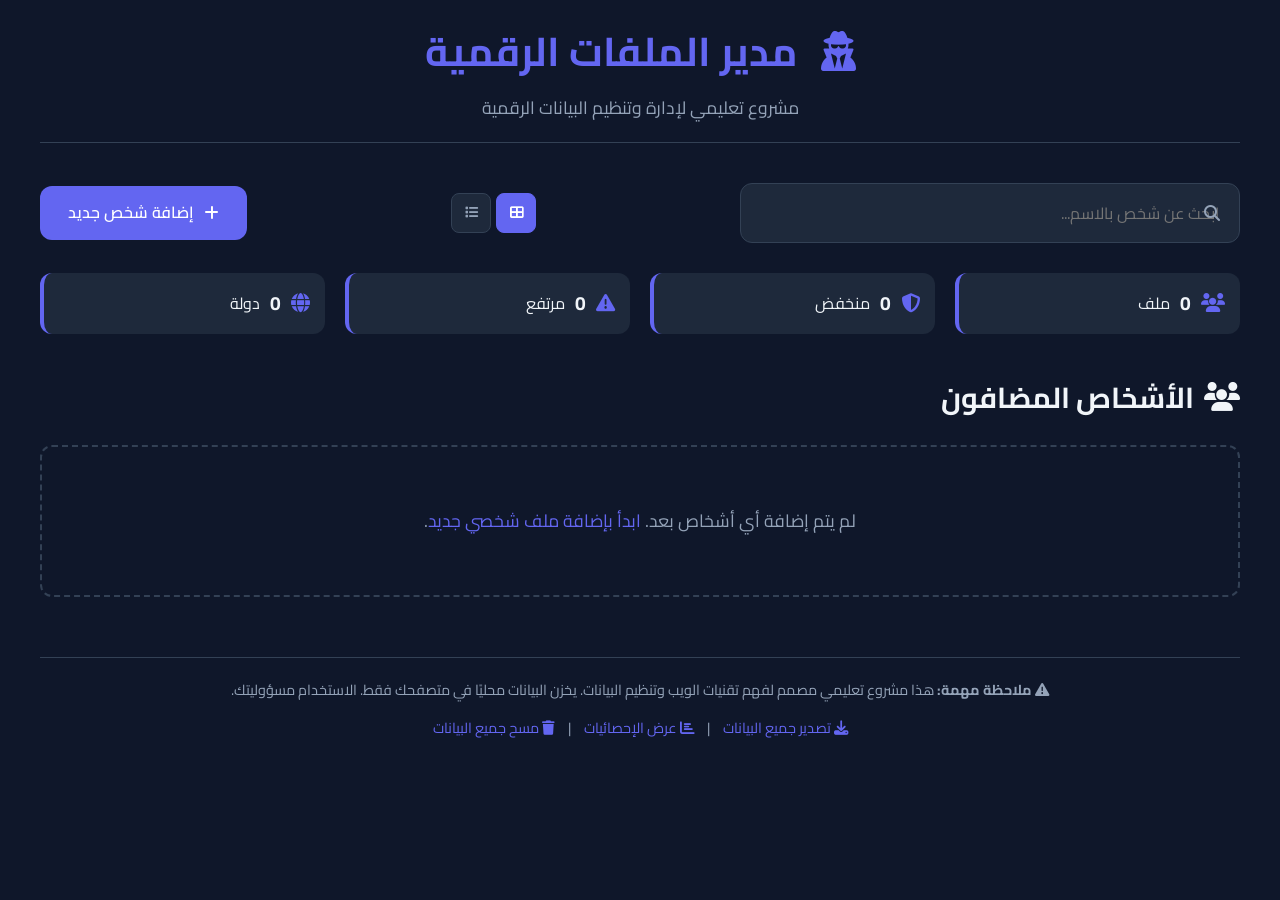
<file: index.html>
<!DOCTYPE html>
<html lang="ar" dir="rtl">
<head>
    <meta charset="UTF-8">
    <meta name="viewport" content="width=device-width, initial-scale=1.0">
    <title>مدير الملفات الرقمية</title>
    <link rel="stylesheet" href="style.css">
    <link rel="stylesheet" href="https://cdnjs.cloudflare.com/ajax/libs/font-awesome/6.4.0/css/all.min.css">
</head>
<body>
    <div class="container">
        <header>
            <h1><i class="fas fa-user-secret"></i> مدير الملفات الرقمية</h1>
            <p class="subtitle">مشروع تعليمي لإدارة وتنظيم البيانات الرقمية</p>
        </header>

        <main>
            <!-- شريط البحث والإضافة -->
            <div class="actions">
                <div class="search-box">
                    <i class="fas fa-search"></i>
                    <input type="text" id="searchInput" placeholder="ابحث عن شخص بالاسم...">
                </div>
                <div class="view-controls">
                    <button class="view-btn active" data-view="grid" title="عرض شبكة">
                        <i class="fas fa-th-large"></i>
                    </button>
                    <button class="view-btn" data-view="list" title="عرض قائمة">
                        <i class="fas fa-list"></i>
                    </button>
                </div>
                <a href="add.html" class="btn btn-primary">
                    <i class="fas fa-plus"></i> إضافة شخص جديد
                </a>
            </div>

            <!-- قسم الإحصائيات -->
            <div class="stats-bar">
                <div class="stat">
                    <i class="fas fa-users"></i>
                    <span id="totalProfiles">0</span> ملف
                </div>
                <div class="stat">
                    <i class="fas fa-shield-alt"></i>
                    <span id="lowRisk">0</span> منخفض
                </div>
                <div class="stat">
                    <i class="fas fa-exclamation-triangle"></i>
                    <span id="highRisk">0</span> مرتفع
                </div>
                <div class="stat">
                    <i class="fas fa-globe"></i>
                    <span id="countriesCount">0</span> دولة
                </div>
            </div>

            <!-- قائمة الأشخاص المحفوظين -->
            <section class="profiles-section">
                <h2><i class="fas fa-users"></i> الأشخاص المضافون</h2>
                <div id="profilesContainer" class="profiles-grid">
                    <!-- هنا تُعرض البطاقات ديناميكيًا عبر JavaScript -->
                </div>
                <p id="noProfilesMessage" class="empty-message" style="display: none;">
                    لم يتم إضافة أي أشخاص بعد. <a href="add.html">ابدأ بإضافة ملف شخصي جديد</a>.
                </p>
            </section>
        </main>

        <footer>
            <p>
                <strong><i class="fas fa-exclamation-triangle"></i> ملاحظة مهمة:</strong> 
                هذا مشروع تعليمي مصمم لفهم تقنيات الويب وتنظيم البيانات. 
                يخزن البيانات محليًا في متصفحك فقط. الاستخدام مسؤوليتك.
            </p>
            <p class="footer-links">
                <a href="#" id="exportAllData"><i class="fas fa-download"></i> تصدير جميع البيانات</a> | 
                <a href="#" id="showStats"><i class="fas fa-chart-bar"></i> عرض الإحصائيات</a> | 
                <a href="#" id="clearData"><i class="fas fa-trash"></i> مسح جميع البيانات</a>
            </p>
        </footer>
    </div>

    <!-- نافذة تأكيد الحذف -->
    <div id="deleteModal" class="modal" style="display: none;">
        <div class="modal-content">
            <h3><i class="fas fa-trash"></i> تأكيد الحذف</h3>
            <p id="deleteModalText">هل أنت متأكد من الحذف؟</p>
            <div class="modal-actions">
                <button id="confirmDeleteBtn" class="btn-danger">نعم، احذف</button>
                <button id="cancelDeleteBtn" class="btn-secondary">إلغاء</button>
            </div>
        </div>
    </div>

    <!-- نافذة الإحصائيات -->
    <div id="statsModal" class="modal" style="display: none;">
        <div class="modal-content" style="max-width: 600px;">
            <h3><i class="fas fa-chart-bar"></i> إحصائيات النظام</h3>
            <div id="statsContent" class="stats-content"></div>
            <div class="modal-actions">
                <button id="closeStatsBtn" class="btn-secondary">إغلاق</button>
            </div>
        </div>
    </div>

    <script src="script.js"></script>
    <script src="reports-module.js"></script>
    <script>
        // تهيئة إضافية للصفحة الرئيسية
        document.addEventListener('DOMContentLoaded', function() {
            // تحديث الإحصائيات
            updateStats();
            
            // أحداث الأزرار
            document.getElementById('exportAllData')?.addEventListener('click', function(e) {
                e.preventDefault();
                if (window.ReportManager) {
                    const rm = new ReportManager();
                    rm.exportAllProfiles('csv');
                } else {
                    alert('وحدة التقارير غير متوفرة');
                }
            });
            
            document.getElementById('showStats')?.addEventListener('click', function(e) {
                e.preventDefault();
                showStatsModal();
            });
            
            document.getElementById('clearData')?.addEventListener('click', function(e) {
                e.preventDefault();
                if (confirm('⚠️ هل أنت متأكد من مسح جميع البيانات؟ هذا الإجراء لا يمكن التراجع عنه.')) {
                    localStorage.clear();
                    alert('تم مسح جميع البيانات بنجاح');
                    location.reload();
                }
            });
            
            // أحداث أزرار العرض
            document.querySelectorAll('.view-btn').forEach(btn => {
                btn.addEventListener('click', function() {
                    document.querySelectorAll('.view-btn').forEach(b => b.classList.remove('active'));
                    this.classList.add('active');
                    const viewMode = this.getAttribute('data-view');
                    if (window.toggleViewMode) {
                        toggleViewMode(viewMode);
                    }
                });
            });
        });
        
        function updateStats() {
            if (window.ProfileManager) {
                const stats = ProfileManager.getStats();
                document.getElementById('totalProfiles').textContent = stats.total;
                document.getElementById('lowRisk').textContent = stats.byRiskLevel.low;
                document.getElementById('highRisk').textContent = stats.byRiskLevel.high;
                document.getElementById('countriesCount').textContent = Object.keys(stats.byCountry).length;
            }
        }
        
        function showStatsModal() {
            if (!window.ProfileManager) return;
            
            const stats = ProfileManager.getStats();
            const statsContent = document.getElementById('statsContent');
            const modal = document.getElementById('statsModal');
            
            let html = `
                <div class="stats-grid">
                    <div class="stat-card">
                        <div class="stat-value">${stats.total}</div>
                        <div class="stat-label">إجمالي الملفات</div>
                    </div>
                    <div class="stat-card">
                        <div class="stat-value">${stats.withEmail}</div>
                        <div class="stat-label">بها بريد إلكتروني</div>
                    </div>
                    <div class="stat-card">
                        <div class="stat-value">${stats.withPhone}</div>
                        <div class="stat-label">بها رقم هاتف</div>
                    </div>
                    <div class="stat-card">
                        <div class="stat-value">${stats.withNotes}</div>
                        <div class="stat-label">بها ملاحظات</div>
                    </div>
                </div>
                
                <div class="stats-section">
                    <h4><i class="fas fa-shield-alt"></i> توزيع مستويات المخاطرة</h4>
                    <div class="risk-distribution">
                        <div class="risk-bar low" style="width: ${(stats.byRiskLevel.low / stats.total * 100) || 0}%">
                            <span>منخفض: ${stats.byRiskLevel.low}</span>
                        </div>
                        <div class="risk-bar medium" style="width: ${(stats.byRiskLevel.medium / stats.total * 100) || 0}%">
                            <span>متوسط: ${stats.byRiskLevel.medium}</span>
                        </div>
                        <div class="risk-bar high" style="width: ${(stats.byRiskLevel.high / stats.total * 100) || 0}%">
                            <span>مرتفع: ${stats.byRiskLevel.high}</span>
                        </div>
                    </div>
                </div>
            `;
            
            if (Object.keys(stats.byCountry).length > 0) {
                html += `
                    <div class="stats-section">
                        <h4><i class="fas fa-globe"></i> توزيع البلدان</h4>
                        <div class="countries-list">
                            ${Object.entries(stats.byCountry).map(([country, count]) => `
                                <div class="country-item">
                                    <span class="country-name">${country || 'غير محدد'}</span>
                                    <span class="country-count">${count}</span>
                                </div>
                            `).join('')}
                        </div>
                    </div>
                `;
            }
            
            statsContent.innerHTML = html;
            modal.style.display = 'flex';
            
            document.getElementById('closeStatsBtn').onclick = function() {
                modal.style.display = 'none';
            };
        }
    </script>
</body>
</html>
</file>
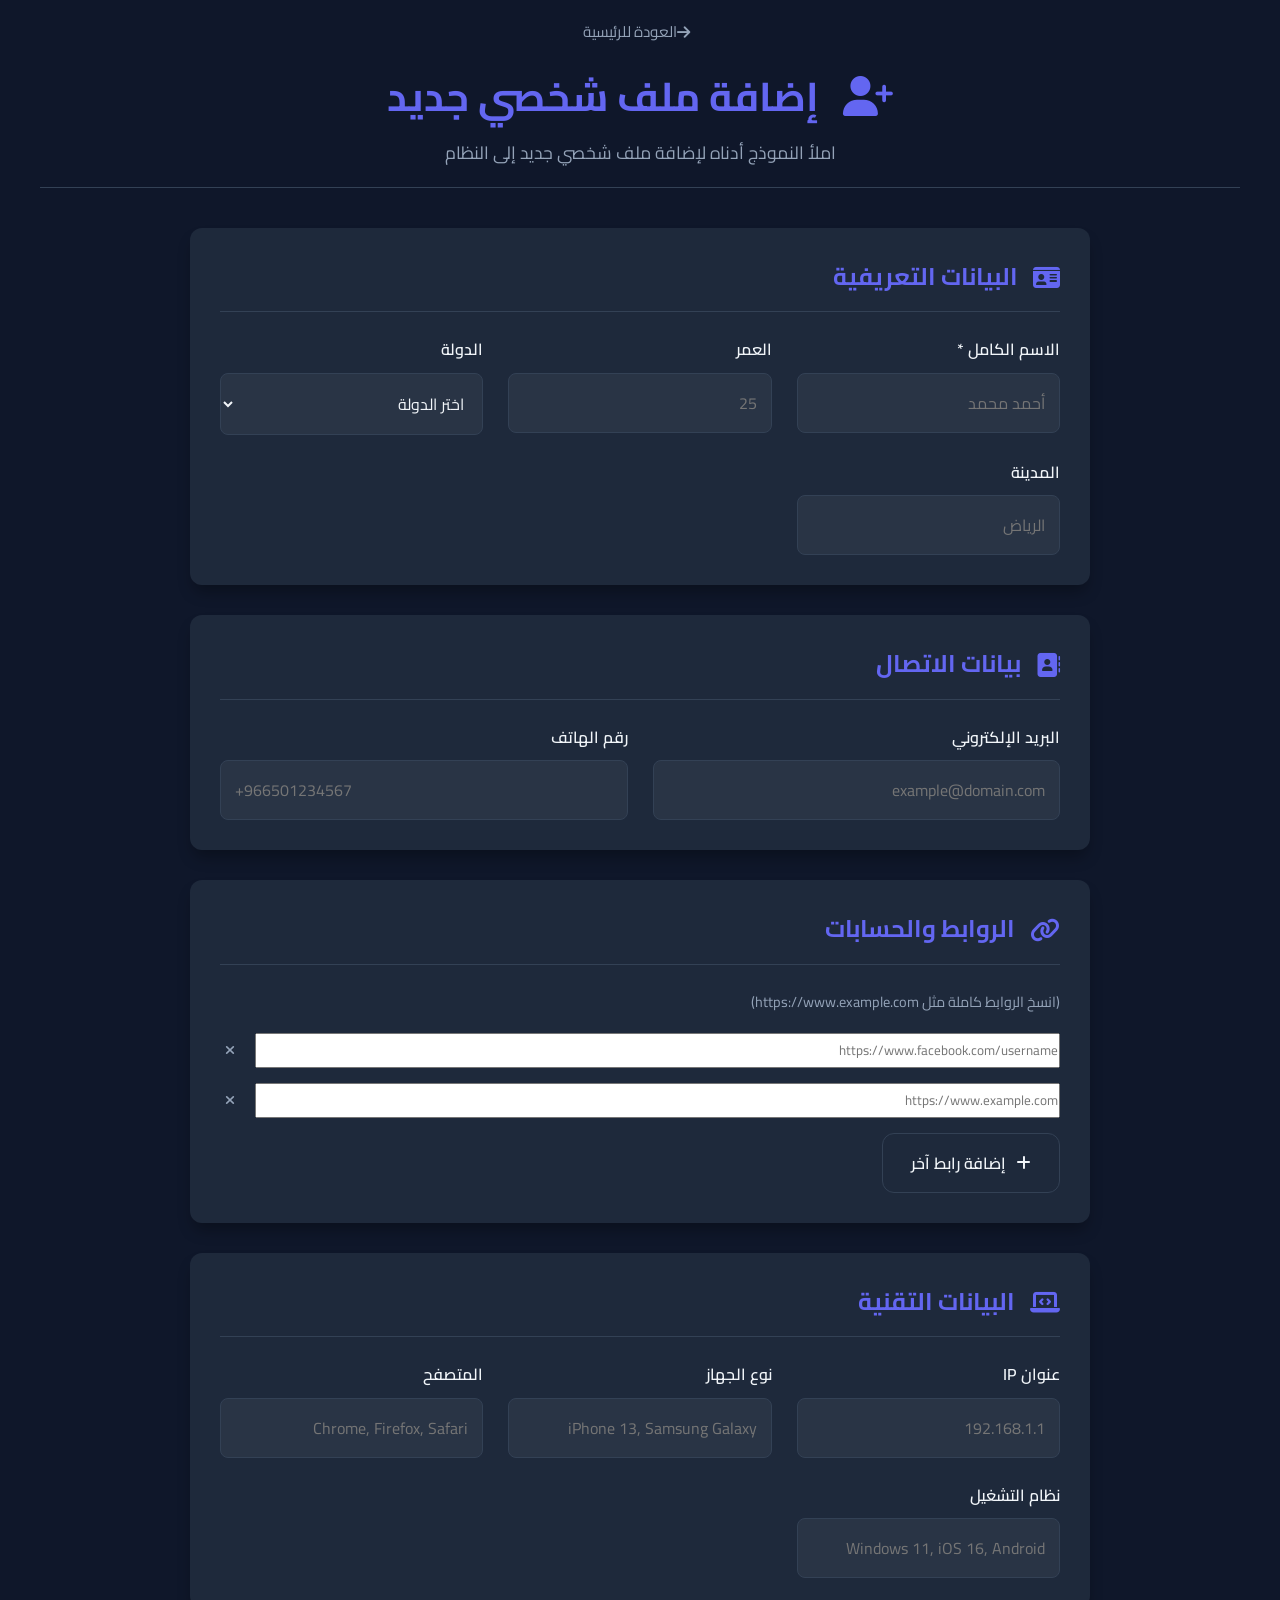
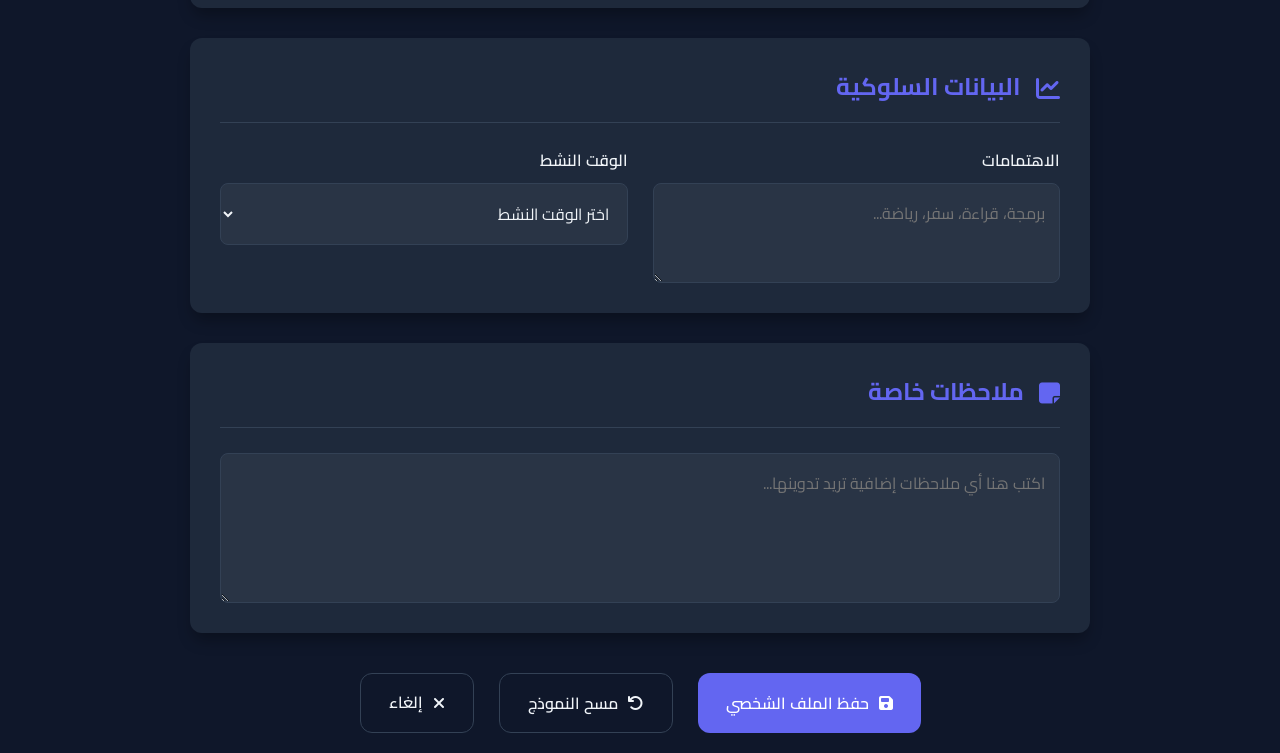
<file: add.html>
<!DOCTYPE html>
<html lang="ar" dir="rtl">
<head>
    <meta charset="UTF-8">
    <meta name="viewport" content="width=device-width, initial-scale=1.0">
    <title>إضافة ملف شخصي جديد</title>
    <link rel="stylesheet" href="style.css">
    <link rel="stylesheet" href="https://cdnjs.cloudflare.com/ajax/libs/font-awesome/6.4.0/css/all.min.css">
</head>
<body>
    <div class="container">
        <header>
            <a href="index.html" class="back-btn"><i class="fas fa-arrow-right"></i> العودة للرئيسية</a>
            <h1><i class="fas fa-user-plus"></i> إضافة ملف شخصي جديد</h1>
            <p class="subtitle">املأ النموذج أدناه لإضافة ملف شخصي جديد إلى النظام</p>
        </header>

        <main>
            <form id="addProfileForm" class="profile-form">
                <!-- البيانات التعريفية -->
                <section class="form-section">
                    <h2><i class="fas fa-id-card"></i> البيانات التعريفية</h2>
                    <div class="form-grid">
                        <div class="input-group">
                            <label for="name">الاسم الكامل *</label>
                            <input type="text" id="name" required placeholder="أحمد محمد">
                        </div>
                        <div class="input-group">
                            <label for="age">العمر</label>
                            <input type="number" id="age" min="1" max="120" placeholder="25">
                        </div>
                        <div class="input-group">
                            <label for="country">الدولة</label>
                            <select id="country">
                                <option value="">اختر الدولة</option>
                                <option value="السعودية">السعودية</option>
                                <option value="مصر">مصر</option>
                                <option value="الامارات">الإمارات</option>
                                <option value="الأردن">الأردن</option>
                                <option value="الكويت">الكويت</option>
                                <option value="البحرين">البحرين</option>
                                <option value="عمان">عُمان</option>
                                <option value="قطر">قطر</option>
                                <option value="اليمن">اليمن</option>
                                <option value="العراق">العراق</option>
                                <option value="سوريا">سوريا</option>
                                <option value="لبنان">لبنان</option>
                            </select>
                        </div>
                        <div class="input-group">
                            <label for="city">المدينة</label>
                            <input type="text" id="city" placeholder="الرياض">
                        </div>
                    </div>
                </section>

                <!-- بيانات الاتصال -->
                <section class="form-section">
                    <h2><i class="fas fa-address-book"></i> بيانات الاتصال</h2>
                    <div class="form-grid">
                        <div class="input-group">
                            <label for="email">البريد الإلكتروني</label>
                            <input type="email" id="email" placeholder="example@domain.com">
                        </div>
                        <div class="input-group">
                            <label for="phone">رقم الهاتف</label>
                            <input type="tel" id="phone" placeholder="+966501234567">
                        </div>
                    </div>
                </section>

                <!-- البيانات الرقمية -->
                <section class="form-section">
                    <h2><i class="fas fa-link"></i> الروابط والحسابات</h2>
                    <p class="section-subtitle">(انسخ الروابط كاملة مثل https://www.example.com)</p>
                    <div id="linksContainer">
                        <div class="link-input-group">
                            <input type="url" class="link-input" placeholder="https://www.facebook.com/username">
                            <button type="button" class="btn-icon remove-link" style="display: none;">
                                <i class="fas fa-times"></i>
                            </button>
                        </div>
                    </div>
                    <button type="button" id="addLinkBtn" class="btn-secondary">
                        <i class="fas fa-plus"></i> إضافة رابط آخر
                    </button>
                </section>

                <!-- البيانات التقنية -->
                <section class="form-section">
                    <h2><i class="fas fa-laptop-code"></i> البيانات التقنية</h2>
                    <div class="form-grid">
                        <div class="input-group">
                            <label for="ip">عنوان IP</label>
                            <input type="text" id="ip" placeholder="192.168.1.1">
                        </div>
                        <div class="input-group">
                            <label for="device">نوع الجهاز</label>
                            <input type="text" id="device" placeholder="iPhone 13, Samsung Galaxy">
                        </div>
                        <div class="input-group">
                            <label for="browser">المتصفح</label>
                            <input type="text" id="browser" placeholder="Chrome, Firefox, Safari">
                        </div>
                        <div class="input-group">
                            <label for="os">نظام التشغيل</label>
                            <input type="text" id="os" placeholder="Windows 11, iOS 16, Android">
                        </div>
                    </div>
                </section>

                <!-- البيانات السلوكية -->
                <section class="form-section">
                    <h2><i class="fas fa-chart-line"></i> البيانات السلوكية</h2>
                    <div class="form-grid">
                        <div class="input-group">
                            <label for="interests">الاهتمامات</label>
                            <textarea id="interests" rows="2" placeholder="برمجة، قراءة، سفر، رياضة..."></textarea>
                        </div>
                        <div class="input-group">
                            <label for="activeTime">الوقت النشط</label>
                            <select id="activeTime">
                                <option value="">اختر الوقت النشط</option>
                                <option value="صباحاً (6 ص - 12 م)">صباحاً (6 ص - 12 م)</option>
                                <option value="ظهراً (12 م - 4 م)">ظهراً (12 م - 4 م)</option>
                                <option value="مساءً (4 م - 8 م)">مساءً (4 م - 8 م)</option>
                                <option value="ليل (8 م - 12 ص)">ليل (8 م - 12 ص)</option>
                                <option value="فجر (12 ص - 6 ص)">فجر (12 ص - 6 ص)</option>
                            </select>
                        </div>
                    </div>
                </section>

                <!-- الملاحظات -->
                <section class="form-section">
                    <h2><i class="fas fa-sticky-note"></i> ملاحظات خاصة</h2>
                    <div class="input-group">
                        <textarea id="notes" rows="4" placeholder="اكتب هنا أي ملاحظات إضافية تريد تدوينها..."></textarea>
                    </div>
                </section>

                <div class="form-actions">
                    <button type="submit" class="btn-primary">
                        <i class="fas fa-save"></i> حفظ الملف الشخصي
                    </button>
                    <button type="reset" class="btn-secondary">
                        <i class="fas fa-undo"></i> مسح النموذج
                    </button>
                    <a href="index.html" class="btn-secondary">
                        <i class="fas fa-times"></i> إلغاء
                    </a>
                </div>
            </form>
        </main>
    </div>

    <script src="script.js"></script>
    <script>
        // منطق إضافة/إزالة حقول الروابط الديناميكية
        document.addEventListener('DOMContentLoaded', function() {
            const linksContainer = document.getElementById('linksContainer');
            const addLinkBtn = document.getElementById('addLinkBtn');

            function addLinkField(value = '') {
                const linkGroup = document.createElement('div');
                linkGroup.className = 'link-input-group';
                linkGroup.innerHTML = `
                    <input type="url" class="link-input" placeholder="https://www.example.com" value="${value}">
                    <button type="button" class="btn-icon remove-link">
                        <i class="fas fa-times"></i>
                    </button>
                `;
                linksContainer.appendChild(linkGroup);
                
                // إضافة مستمع حدث للزر الجديد
                linkGroup.querySelector('.remove-link').addEventListener('click', function() {
                    if (document.querySelectorAll('.link-input-group').length > 1) {
                        linkGroup.remove();
                    }
                });
                
                // عرض زر الإزالة إذا كان هناك أكثر من حقل
                document.querySelectorAll('.remove-link').forEach(btn => {
                    btn.style.display = document.querySelectorAll('.link-input-group').length > 1 ? 'block' : 'none';
                });
            }

            addLinkBtn.addEventListener('click', function() {
                addLinkField();
            });

            // إضافة أول حقل
            addLinkField();
        });
    </script>
</body>
</html>
</file>
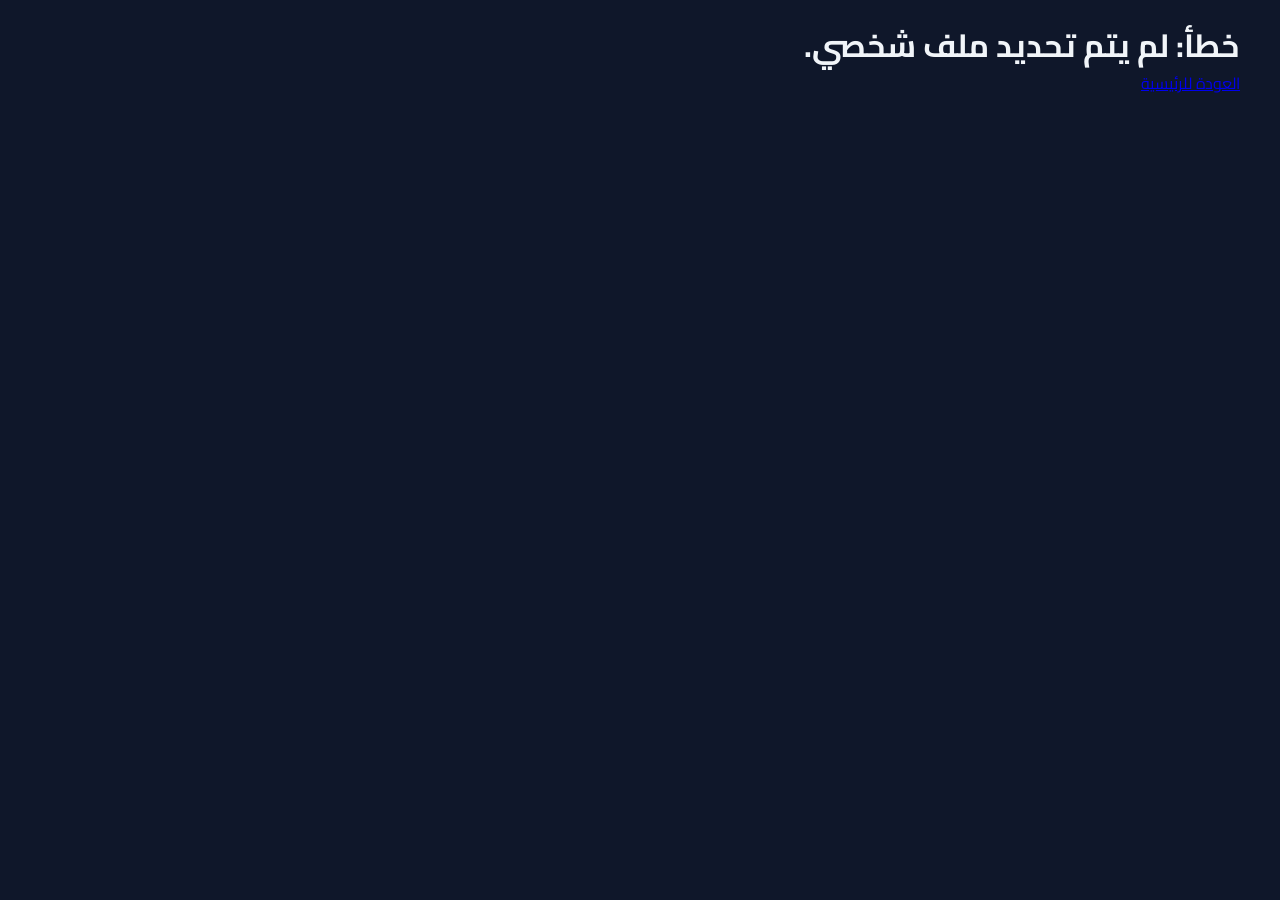
<file: profile.html>
<!DOCTYPE html>
<html lang="ar" dir="rtl">
<head>
    <meta charset="UTF-8">
    <meta name="viewport" content="width=device-width, initial-scale=1.0">
    <title>عرض الملف الشخصي</title>
    <link rel="stylesheet" href="style.css">
    <link rel="stylesheet" href="https://cdnjs.cloudflare.com/ajax/libs/font-awesome/6.4.0/css/all.min.css">
</head>
<body>
    <div class="container">
        <header>
            <a href="index.html" class="back-btn"><i class="fas fa-arrow-right"></i> العودة للرئيسية</a>
            <h1><i class="fas fa-user-circle"></i> الملف الرقمي: <span id="profileName">جار التحميل...</span></h1>
        </header>

        <main>
            <!-- قسم التحليل الذكي -->
            <section class="form-section" id="aiAnalysisSection" style="border-left: 5px solid var(--warning-color);">
                <h2><i class="fas fa-brain"></i> التحليل الذكي</h2>
                <div id="profileSummary">
                    <div id="mlAnalysisContainer" class="loading-analysis">
                        <i class="fas fa-cog fa-spin"></i> جارٍ تحميل التحليل الذكي...
                    </div>
                </div>
            </section>

            <!-- قسم التصدير -->
            <section class="form-section" style="border-left: 5px solid var(--primary-color);">
                <h2><i class="fas fa-download"></i> تصدير الملف الشخصي</h2>
                <div class="export-options" id="exportButtons">
                    <!-- سيتم تعبئته بواسطة reports-module.js -->
                </div>
            </section>

            <!-- تفاصيل الملف الشخصي -->
            <div id="profileDetailsContainer">
                <!-- سيتم ملؤها ديناميكيًا بـ JavaScript -->
            </div>

            <!-- قسم إضافة ملاحظات جديدة -->
            <section class="form-section" style="border-left: 5px solid var(--secondary-color);">
                <h2><i class="fas fa-plus-circle"></i> إضافة ملاحظة جديدة</h2>
                <div class="input-group">
                    <textarea id="newNote" rows="3" placeholder="اكتب ملاحظتك هنا..."></textarea>
                </div>
                <div class="form-actions" style="justify-content: flex-start;">
                    <button id="addNoteBtn" class="btn-primary">
                        <i class="fas fa-save"></i> إضافة الملاحظة
                    </button>
                </div>
            </section>

            <!-- عرض الملاحظات السابقة -->
            <section class="form-section" id="notesSection">
                <h2><i class="fas fa-sticky-note"></i> الملاحظات المسجلة</h2>
                <div id="notesContainer">
                    <!-- سيتم ملؤها ديناميكيًا -->
                </div>
            </section>
        </main>

        <footer>
            <p>
                <strong><i class="fas fa-exclamation-triangle"></i> ملاحظة:</strong> 
                هذا الملف مخزن محليًا في متصفحك. البيانات ستختفي إذا مسحت ذاكرة التخزين.
            </p>
        </footer>
    </div>

    <!-- نافذة تأكيد الحذف -->
    <div id="deleteProfileModal" class="modal" style="display: none;">
        <div class="modal-content">
            <h3><i class="fas fa-trash"></i> تأكيد حذف الملف</h3>
            <p id="deleteProfileModalText">هل أنت متأكد من حذف هذا الملف الشخصي؟</p>
            <div class="modal-actions">
                <button id="confirmProfileDeleteBtn" class="btn-danger">نعم، احذف</button>
                <button id="cancelProfileDeleteBtn" class="btn-secondary">إلغاء</button>
            </div>
        </div>
    </div>

    <script src="script.js"></script>
    <script src="profile.js"></script>
    <script src="reports-module.js"></script>
    <script src="ml-module.js"></script>
    <script>
        // تهيئة بعد تحميل جميع الملفات
        document.addEventListener('DOMContentLoaded', function() {
            const profileId = getProfileIdFromURL();
            
            if (!profileId) {
                document.body.innerHTML = '<div class="container"><h1>خطأ: لم يتم تحديد ملف شخصي.</h1><a href="index.html">العودة للرئيسية</a></div>';
                return;
            }
            
            // تهيئة وحدة التقارير
            if (typeof ReportManager !== 'undefined') {
                try {
                    const reportManager = new ReportManager();
                    if (reportManager.setupExportUI) {
                        reportManager.setupExportUI('exportButtons');
                    }
                } catch (error) {
                    console.error('❌ خطأ في تهيئة وحدة التقارير:', error);
                }
            }
            
            // تهيئة وحدة الذكاء الاصطناعي
            if (typeof SimpleMLModule !== 'undefined') {
                setTimeout(() => {
                    try {
                        const mlModule = new SimpleMLModule();
                        if (mlModule.renderAnalysisUI) {
                            mlModule.renderAnalysisUI(profileId, 'mlAnalysisContainer');
                        }
                    } catch (error) {
                        console.error('❌ خطأ في تهيئة وحدة الذكاء الاصطناعي:', error);
                        document.getElementById('mlAnalysisContainer').innerHTML = 
                            '<p style="color: var(--text-secondary);">⚠️ تعذر تحميل التحليل الذكي</p>';
                    }
                }, 500);
            }
            
            // إضافة زر حذف الملف إذا كان ProfileManager متاحًا
            if (window.ProfileManager) {
                const profile = ProfileManager.getProfile(profileId);
                if (profile) {
                    const deleteBtn = document.createElement('button');
                    deleteBtn.className = 'btn-danger';
                    deleteBtn.style.marginTop = '20px';
                    deleteBtn.innerHTML = '<i class="fas fa-trash"></i> حذف هذا الملف الشخصي';
                    deleteBtn.onclick = function() {
                        showDeleteProfileModal(profileId, profile.name);
                    };
                    
                    const actionsDiv = document.querySelector('.form-actions');
                    if (actionsDiv) {
                        actionsDiv.appendChild(deleteBtn);
                    }
                }
            }
        });
        
        function getProfileIdFromURL() {
            const urlParams = new URLSearchParams(window.location.search);
            return urlParams.get('id');
        }
        
        function showDeleteProfileModal(profileId, profileName) {
            const modal = document.getElementById('deleteProfileModal');
            const text = document.getElementById('deleteProfileModalText');
            const confirmBtn = document.getElementById('confirmProfileDeleteBtn');
            const cancelBtn = document.getElementById('cancelProfileDeleteBtn');
            
            if (!modal || !text) return;
            
            text.textContent = `هل أنت متأكد من حذف الملف الشخصي "${profileName}"؟ لا يمكن التراجع عن هذا الإجراء.`;
            
            modal.style.display = 'flex';
            
            confirmBtn.onclick = function() {
                if (window.ProfileManager) {
                    ProfileManager.deleteProfile(profileId);
                    alert(`تم حذف الملف الشخصي "${profileName}" بنجاح`);
                    window.location.href = 'index.html';
                }
            };
            
            cancelBtn.onclick = function() {
                modal.style.display = 'none';
            };
        }
    </script>
</body>
</html>
</file>
<file: style.css>
/* استيراد الخطوط */
@import url('https://fonts.googleapis.com/css2?family=Cairo:wght@300;400;600;700&display=swap');

/* المتغيرات الأساسية */
:root {
    --primary-color: #6366f1;
    --primary-dark: #4f46e5;
    --secondary-color: #10b981;
    --dark-bg: #0f172a;
    --card-bg: #1e293b;
    --text-primary: #f1f5f9;
    --text-secondary: #94a3b8;
    --border-color: #334155;
    --success-color: #22c55e;
    --warning-color: #f59e0b;
    --danger-color: #ef4444;
    --info-color: #3b82f6;
    --radius: 12px;
    --shadow: 0 10px 15px -3px rgba(0, 0, 0, 0.3);
    --transition: all 0.3s ease;
}

/* إعادة الضبط الأساسية */
* {
    margin: 0;
    padding: 0;
    box-sizing: border-box;
    font-family: 'Cairo', sans-serif;
}

body {
    background-color: var(--dark-bg);
    color: var(--text-primary);
    line-height: 1.6;
    padding: 20px;
    min-height: 100vh;
}

.container {
    max-width: 1200px;
    margin: 0 auto;
}

/* الهيدر */
header {
    text-align: center;
    margin-bottom: 40px;
    padding-bottom: 20px;
    border-bottom: 1px solid var(--border-color);
}
header h1 {
    font-size: 2.5rem;
    margin-bottom: 10px;
    color: var(--primary-color);
}
header h1 i {
    margin-left: 15px;
}
.subtitle {
    color: var(--text-secondary);
    font-size: 1.1rem;
}
.back-btn {
    display: inline-flex;
    align-items: center;
    color: var(--text-secondary);
    text-decoration: none;
    margin-bottom: 20px;
    font-size: 0.95rem;
}
.back-btn i {
    margin-right: 8px;
}
.back-btn:hover {
    color: var(--primary-color);
}

/* أزرار وأسطر الأفعال */
.actions {
    display: flex;
    gap: 20px;
    margin-bottom: 30px;
    flex-wrap: wrap;
    align-items: center;
    justify-content: space-between;
}
.search-box {
    flex-grow: 1;
    max-width: 500px;
    position: relative;
}
.search-box input {
    width: 100%;
    padding: 14px 20px 14px 50px;
    border: 1px solid var(--border-color);
    background-color: var(--card-bg);
    color: var(--text-primary);
    border-radius: var(--radius);
    font-size: 1rem;
    transition: var(--transition);
}
.search-box input:focus {
    outline: none;
    border-color: var(--primary-color);
    box-shadow: 0 0 0 3px rgba(99, 102, 241, 0.2);
}
.search-box i {
    position: absolute;
    right: 20px;
    top: 50%;
    transform: translateY(-50%);
    color: var(--text-secondary);
}

.view-controls {
    display: flex;
    gap: 5px;
}
.view-btn {
    background: var(--card-bg);
    border: 1px solid var(--border-color);
    color: var(--text-secondary);
    width: 40px;
    height: 40px;
    border-radius: 8px;
    cursor: pointer;
    display: flex;
    align-items: center;
    justify-content: center;
    transition: var(--transition);
}
.view-btn:hover {
    background: var(--primary-color);
    color: white;
}
.view-btn.active {
    background: var(--primary-color);
    color: white;
    border-color: var(--primary-color);
}

/* شريط الإحصائيات */
.stats-bar {
    display: flex;
    gap: 20px;
    margin-bottom: 30px;
    flex-wrap: wrap;
}
.stat {
    flex: 1;
    min-width: 150px;
    background: var(--card-bg);
    padding: 15px;
    border-radius: var(--radius);
    border-left: 4px solid var(--primary-color);
    display: flex;
    align-items: center;
    gap: 10px;
}
.stat i {
    font-size: 1.2em;
    color: var(--primary-color);
}
.stat span {
    font-weight: bold;
    font-size: 1.2em;
    color: var(--text-primary);
}

/* الأزرار */
.btn, .btn-primary, .btn-secondary, .btn-danger {
    display: inline-flex;
    align-items: center;
    justify-content: center;
    gap: 10px;
    padding: 14px 28px;
    border-radius: var(--radius);
    font-weight: 600;
    font-size: 1rem;
    cursor: pointer;
    transition: var(--transition);
    border: none;
    text-decoration: none;
}
.btn-primary {
    background-color: var(--primary-color);
    color: white;
}
.btn-primary:hover {
    background-color: var(--primary-dark);
    transform: translateY(-2px);
    box-shadow: var(--shadow);
}
.btn-secondary {
    background-color: transparent;
    color: var(--text-primary);
    border: 1px solid var(--border-color);
}
.btn-secondary:hover {
    background-color: rgba(255, 255, 255, 0.05);
    border-color: var(--primary-color);
}
.btn-danger {
    background-color: var(--danger-color);
    color: white;
}
.btn-danger:hover {
    background-color: #dc2626;
    transform: translateY(-2px);
}
.btn-icon {
    background: transparent;
    border: none;
    color: var(--text-secondary);
    cursor: pointer;
    padding: 5px;
    border-radius: 6px;
}
.btn-icon:hover {
    color: var(--danger-color);
    background: rgba(239, 68, 68, 0.1);
}

/* قسم بطاقات الأشخاص */
.profiles-section {
    margin-top: 40px;
}
.profiles-section h2 {
    margin-bottom: 25px;
    font-size: 1.8rem;
    color: var(--text-primary);
    display: flex;
    align-items: center;
    gap: 10px;
}
.profiles-grid {
    display: grid;
    grid-template-columns: repeat(auto-fill, minmax(300px, 1fr));
    gap: 25px;
}
.profiles-list {
    display: flex;
    flex-direction: column;
    gap: 15px;
}

.profile-card {
    background-color: var(--card-bg);
    border-radius: var(--radius);
    padding: 25px;
    border-left: 5px solid var(--primary-color);
    box-shadow: var(--shadow);
    transition: var(--transition);
}
.profile-card:hover {
    transform: translateY(-5px);
    box-shadow: 0 20px 25px -5px rgba(0, 0, 0, 0.4);
}
.profile-header {
    display: flex;
    justify-content: space-between;
    align-items: flex-start;
    margin-bottom: 15px;
}
.profile-header h3 {
    color: var(--primary-color);
    font-size: 1.4rem;
    margin: 0;
}
.risk-badge {
    padding: 4px 12px;
    border-radius: 20px;
    font-size: 0.8rem;
    font-weight: bold;
}
.risk-low { background: rgba(16, 185, 129, 0.2); color: var(--secondary-color); }
.risk-medium { background: rgba(245, 158, 11, 0.2); color: var(--warning-color); }
.risk-high { background: rgba(239, 68, 68, 0.2); color: var(--danger-color); }

.profile-details {
    display: flex;
    flex-direction: column;
    gap: 10px;
    margin-bottom: 20px;
}
.profile-detail {
    display: flex;
    align-items: center;
    gap: 10px;
    color: var(--text-secondary);
    font-size: 0.95rem;
}
.profile-detail i {
    width: 20px;
    color: var(--primary-color);
}
.text-success {
    color: var(--success-color);
}

.card-actions {
    display: flex;
    gap: 15px;
    justify-content: flex-end;
    border-top: 1px solid var(--border-color);
    padding-top: 20px;
}

/* عرض القائمة */
.list-view-profile {
    background: var(--card-bg);
    padding: 20px;
    border-radius: var(--radius);
    border-left: 5px solid var(--primary-color);
    display: flex;
    justify-content: space-between;
    align-items: center;
    gap: 20px;
}
.list-main-info {
    flex: 1;
}
.list-name {
    display: flex;
    align-items: center;
    gap: 15px;
    margin-bottom: 10px;
}
.list-name h4 {
    margin: 0;
    color: var(--primary-color);
}
.list-contacts {
    display: flex;
    gap: 20px;
    color: var(--text-secondary);
    font-size: 0.9rem;
}
.list-contacts span {
    display: flex;
    align-items: center;
    gap: 5px;
}
.list-secondary-info {
    display: flex;
    gap: 20px;
    color: var(--text-secondary);
    font-size: 0.9rem;
}
.list-secondary-info span {
    display: flex;
    align-items: center;
    gap: 5px;
}
.list-actions {
    display: flex;
    gap: 10px;
}

.empty-message {
    text-align: center;
    padding: 60px 20px;
    color: var(--text-secondary);
    font-size: 1.1rem;
    border: 2px dashed var(--border-color);
    border-radius: var(--radius);
}
.empty-message a {
    color: var(--primary-color);
    text-decoration: none;
}
.empty-message a:hover {
    text-decoration: underline;
}

/* تصميم النموذج */
.profile-form {
    max-width: 900px;
    margin: 0 auto;
}
.form-section {
    background-color: var(--card-bg);
    border-radius: var(--radius);
    padding: 30px;
    margin-bottom: 30px;
    box-shadow: var(--shadow);
}
.form-section h2 {
    color: var(--primary-color);
    margin-bottom: 25px;
    font-size: 1.5rem;
    display: flex;
    align-items: center;
    gap: 15px;
    padding-bottom: 15px;
    border-bottom: 1px solid var(--border-color);
}
.section-subtitle {
    color: var(--text-secondary);
    font-size: 0.9rem;
    margin-bottom: 20px;
}
.form-grid {
    display: grid;
    grid-template-columns: repeat(auto-fit, minmax(250px, 1fr));
    gap: 25px;
}
.input-group {
    display: flex;
    flex-direction: column;
}
.input-group label {
    margin-bottom: 10px;
    font-weight: 600;
    color: var(--text-primary);
    display: flex;
    align-items: center;
    gap: 8px;
}
.input-group input, 
.input-group textarea, 
.input-group select {
    padding: 14px;
    background-color: rgba(255, 255, 255, 0.05);
    border: 1px solid var(--border-color);
    border-radius: 8px;
    color: var(--text-primary);
    font-size: 1rem;
    transition: var(--transition);
}
.input-group input:focus, 
.input-group textarea:focus, 
.input-group select:focus {
    outline: none;
    border-color: var(--primary-color);
    background-color: rgba(255, 255, 255, 0.08);
}
.input-group textarea {
    resize: vertical;
    min-height: 100px;
}

.link-input-group {
    display: flex;
    gap: 15px;
    margin-bottom: 15px;
}
.link-input-group .link-input {
    flex-grow: 1;
}
.form-actions {
    display: flex;
    justify-content: center;
    gap: 25px;
    margin-top: 40px;
    flex-wrap: wrap;
}

/* نافذة المودال */
.modal {
    position: fixed;
    top: 0;
    left: 0;
    width: 100%;
    height: 100%;
    background: rgba(0, 0, 0, 0.7);
    display: none;
    justify-content: center;
    align-items: center;
    z-index: 1000;
}
.modal-content {
    background: var(--card-bg);
    padding: 30px;
    border-radius: var(--radius);
    max-width: 500px;
    width: 90%;
    box-shadow: var(--shadow);
    animation: modalAppear 0.3s ease;
}
@keyframes modalAppear {
    from { opacity: 0; transform: translateY(-20px); }
    to { opacity: 1; transform: translateY(0); }
}
.modal-content h3 {
    color: var(--primary-color);
    margin-bottom: 20px;
    display: flex;
    align-items: center;
    gap: 10px;
}
.modal-actions {
    display: flex;
    gap: 15px;
    margin-top: 25px;
    justify-content: flex-end;
}

/* الفوتر */
footer {
    margin-top: 60px;
    padding-top: 20px;
    border-top: 1px solid var(--border-color);
    text-align: center;
    color: var(--text-secondary);
    font-size: 0.9rem;
}
.footer-links {
    margin-top: 15px;
}
.footer-links a {
    color: var(--primary-color);
    text-decoration: none;
    margin: 0 10px;
}
.footer-links a:hover {
    text-decoration: underline;
}

/* التحليل الذكي */
.loading-analysis {
    display: flex;
    justify-content: center;
    align-items: center;
    padding: 30px;
    color: var(--text-secondary);
    gap: 15px;
}
.loading-analysis i {
    animation: spin 1s linear infinite;
}
@keyframes spin {
    from { transform: rotate(0deg); }
    to { transform: rotate(360deg); }
}

.export-options {
    display: flex;
    gap: 15px;
    margin-top: 15px;
    flex-wrap: wrap;
}
.export-btn {
    display: inline-flex;
    align-items: center;
    gap: 8px;
    padding: 12px 20px;
    background: var(--card-bg);
    border: 1px solid var(--border-color);
    border-radius: 8px;
    color: var(--text-primary);
    cursor: pointer;
    transition: var(--transition);
    font-size: 0.95rem;
}
.export-btn:hover {
    background: var(--primary-color);
    color: white;
    transform: translateY(-2px);
}
.export-btn.csv { border-left: 4px solid var(--success-color); }
.export-btn.json { border-left: 4px solid var(--warning-color); }
.export-btn.text { border-left: 4px solid var(--info-color); }

/* إحصائيات النظام */
.stats-content {
    max-height: 400px;
    overflow-y: auto;
}
.stats-grid {
    display: grid;
    grid-template-columns: repeat(2, 1fr);
    gap: 15px;
    margin-bottom: 25px;
}
.stat-card {
    background: rgba(255, 255, 255, 0.05);
    padding: 15px;
    border-radius: 8px;
    text-align: center;
    border: 1px solid var(--border-color);
}
.stat-value {
    font-size: 2em;
    font-weight: bold;
    color: var(--primary-color);
    margin-bottom: 5px;
}
.stat-label {
    color: var(--text-secondary);
    font-size: 0.9rem;
}
.stats-section {
    margin-bottom: 25px;
    padding-bottom: 20px;
    border-bottom: 1px solid var(--border-color);
}
.stats-section h4 {
    color: var(--text-primary);
    margin-bottom: 15px;
    display: flex;
    align-items: center;
    gap: 10px;
}
.risk-distribution {
    display: flex;
    height: 30px;
    border-radius: 15px;
    overflow: hidden;
    margin-top: 10px;
}
.risk-bar {
    display: flex;
    align-items: center;
    justify-content: center;
    color: white;
    font-weight: bold;
    font-size: 0.8rem;
    transition: width 0.5s ease;
}
.risk-bar.low { background: var(--secondary-color); }
.risk-bar.medium { background: var(--warning-color); }
.risk-bar.high { background: var(--danger-color); }
.countries-list {
    display: flex;
    flex-direction: column;
    gap: 10px;
}
.country-item {
    display: flex;
    justify-content: space-between;
    padding: 10px;
    background: rgba(255, 255, 255, 0.05);
    border-radius: 6px;
}
.country-name {
    color: var(--text-primary);
}
.country-count {
    color: var(--primary-color);
    font-weight: bold;
}

/* أنماط وحدة الذكاء الاصطناعي */
.ml-analysis-card {
    background: linear-gradient(135deg, #0f172a 0%, #1e1b4b 100%);
    border-radius: 12px;
    padding: 25px;
    border: 1px solid #334155;
    box-shadow: 0 10px 25px rgba(0, 0, 0, 0.3);
}
.ml-analysis-card h3 {
    color: #818cf8;
    margin-bottom: 25px;
    font-size: 1.4em;
    display: flex;
    align-items: center;
    gap: 10px;
}
.analysis-section {
    margin-bottom: 25px;
    padding-bottom: 20px;
    border-bottom: 1px solid #334155;
}
.analysis-section:last-child {
    border-bottom: none;
}
.analysis-section h4 {
    color: #c7d2fe;
    font-size: 1.1em;
    margin-bottom: 12px;
    display: flex;
    align-items: center;
    gap: 10px;
}
.progress-bar {
    height: 10px;
    background: #1e293b;
    border-radius: 5px;
    overflow: hidden;
    margin-bottom: 8px;
}
.progress-fill {
    height: 100%;
    background: linear-gradient(90deg, #10b981, #3b82f6);
    transition: width 0.5s ease;
    border-radius: 5px;
}
.risk-factors, .recommendations, .predictions {
    list-style: none;
    padding: 0;
    margin-top: 10px;
}
.risk-factors li, .recommendations li {
    padding: 8px 0;
    padding-right: 25px;
    position: relative;
    color: #cbd5e1;
}
.risk-factors li:before {
    content: '⚠️';
    position: absolute;
    right: 0;
}
.recommendations li:before {
    content: '💡';
    position: absolute;
    right: 0;
}
.prediction {
    background: rgba(59, 130, 246, 0.1);
    padding: 12px;
    border-radius: 8px;
    margin-bottom: 10px;
    border-right: 3px solid #3b82f6;
    color: #c7d2fe;
}
.analysis-footer {
    margin-top: 20px;
    padding-top: 15px;
    border-top: 1px solid #334155;
    color: #94a3b8;
    font-size: 0.9em;
    text-align: center;
}

/* التجاوب مع الأجهزة المحمولة */
@media (max-width: 768px) {
    .actions {
        flex-direction: column;
        align-items: stretch;
    }
    .search-box {
        max-width: 100%;
    }
    .profiles-grid {
        grid-template-columns: 1fr;
    }
    .form-grid {
        grid-template-columns: 1fr;
    }
    .form-actions {
        flex-direction: column;
    }
    header h1 {
        font-size: 2rem;
    }
    .stats-bar {
        flex-direction: column;
    }
    .stat {
        min-width: 100%;
    }
    .list-view-profile {
        flex-direction: column;
        align-items: flex-start;
    }
    .list-secondary-info {
        flex-wrap: wrap;
    }
    .stats-grid {
        grid-template-columns: 1fr;
    }
}
</file>
